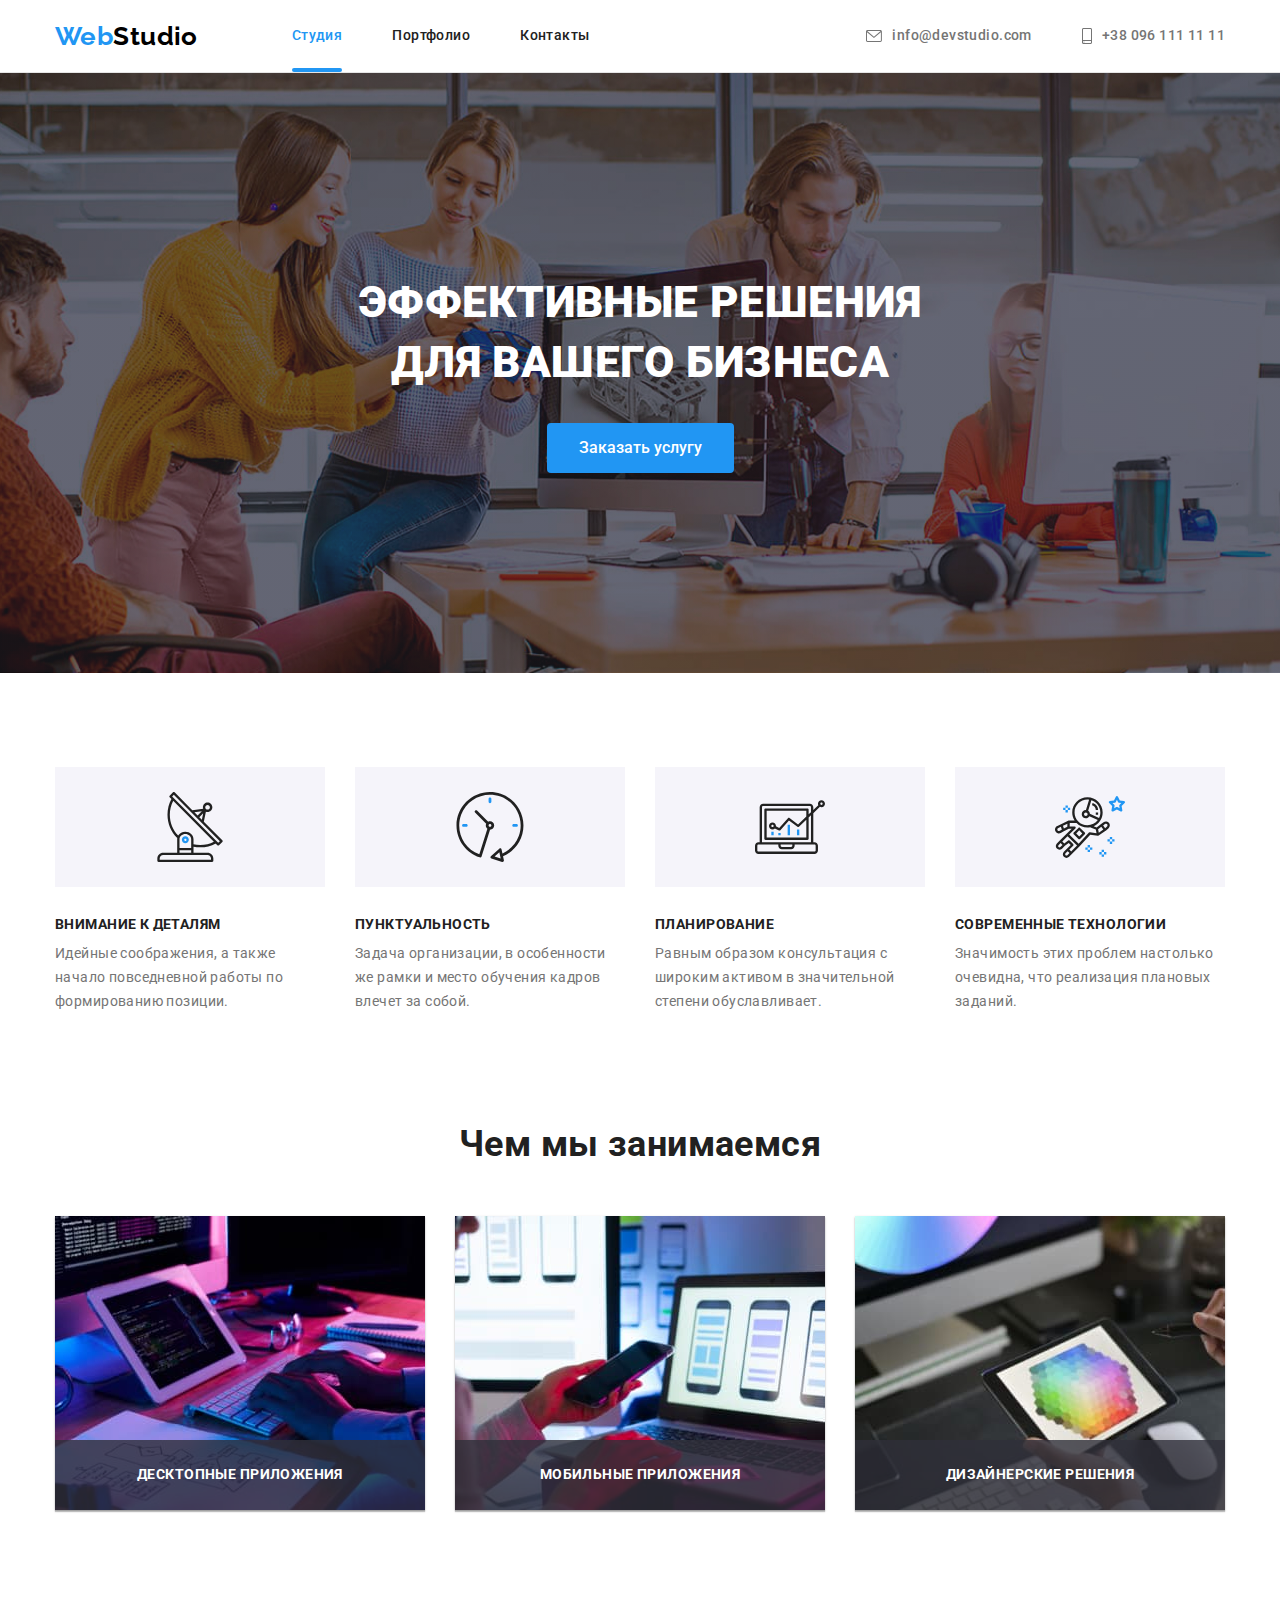
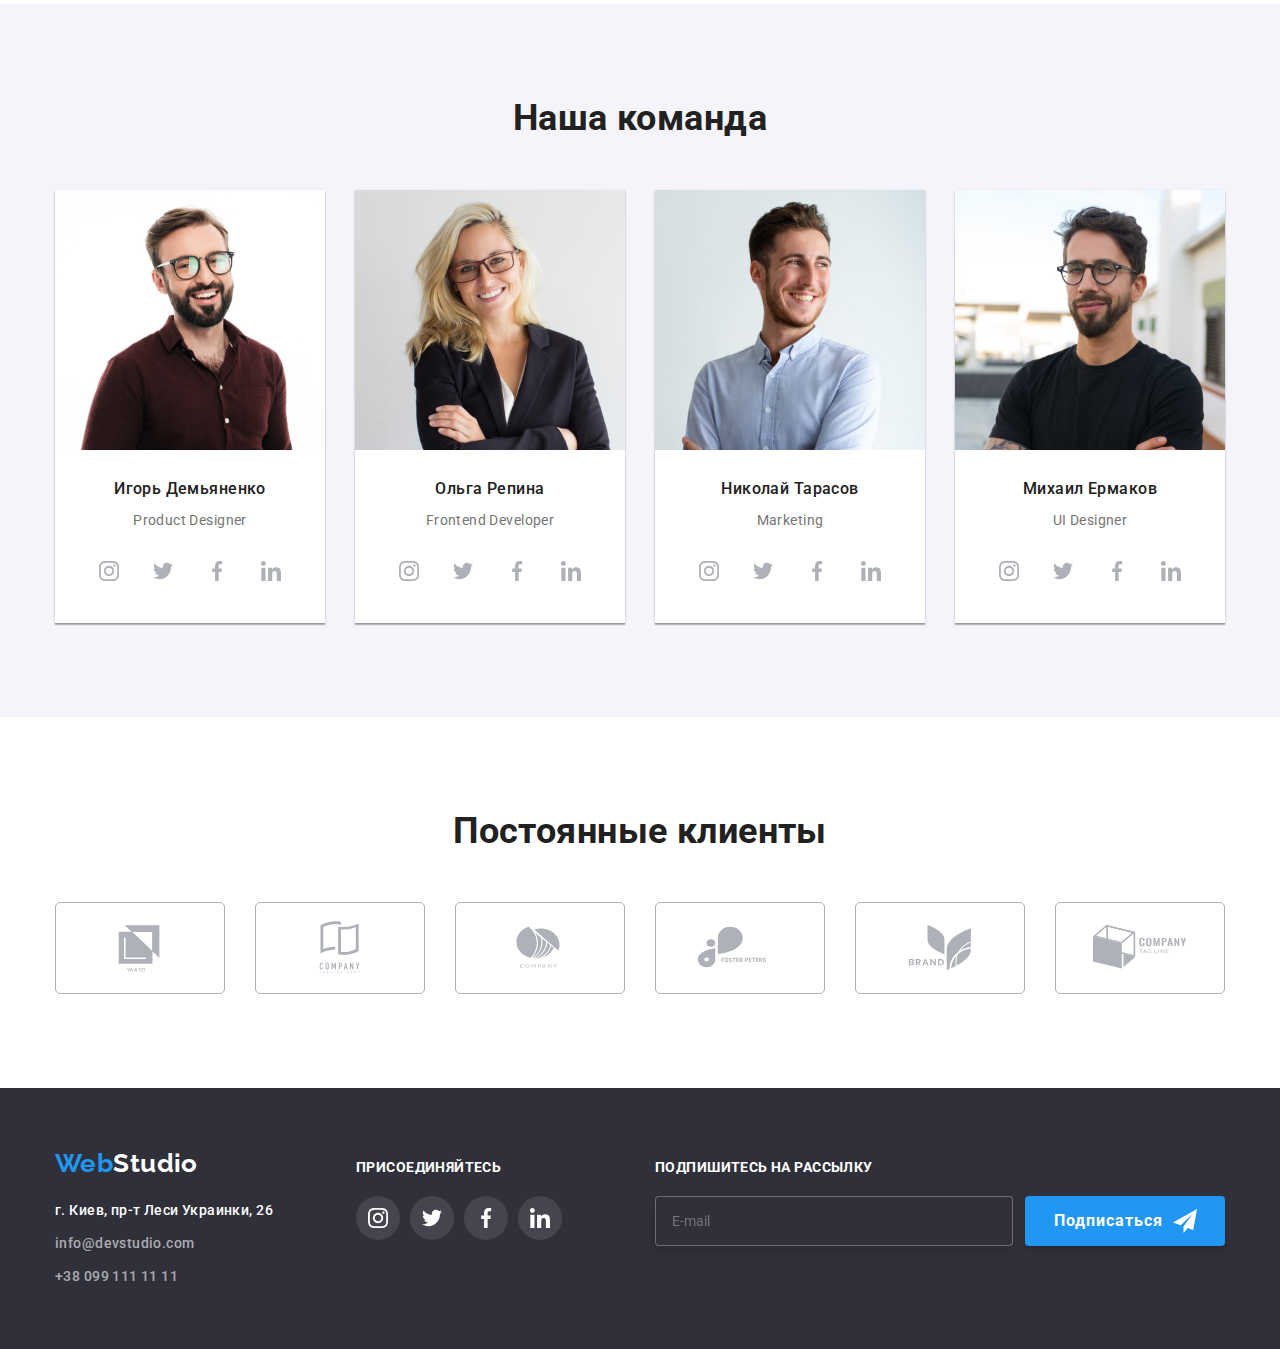
<file: index.html>
<!DOCTYPE html>
<html lang="en">
  <head>
    <meta charset="UTF-8" />
    <meta http-equiv="X-UA-Compatible" content="IE=edge" />
    <meta name="viewport" content="width=device-width, initial-scale=1.0" />
    <title>Web Studio (version 2.1)</title>
    <link
      href="https://fonts.googleapis.com/css2?family=Raleway:wght@700&family=Roboto:wght@400;500;700;900&display=swap"
      rel="stylesheet"
    />
    <!--подключен нормализатор стилей-->
    <!-- <link rel="stylesheet" href="./css/modern-normalize.css" /> -->
    <link rel="stylesheet" href="./css/main.min.css" />
    <!-- <link rel="stylesheet" href="./css/styles.css" /> -->
  </head>
  <body>
    <!-- Menu Nav-->
    <header class="header">
      <div class="container">
        <div class="nav">
          <nav class="nav__main">
            <a class="logo" href="./index.html"
              ><span class="logo__web">Web</span>Studio</a
            >
            <ul class="nav__list">
              <li class="nav__item">
                <a href="./index.html" class="nav__link nav__link--current"
                  >Студия</a
                >
              </li>
              <li class="nav__item">
                <a href="./portfolio.html" class="nav__link">Портфолио</a>
              </li>
              <li class="nav__item">
                <a href="" class="nav__link">Контакты</a>
              </li>
            </ul>
          </nav>
          <ul class="address">
            <li class="address__item">
              <a href="mailto:info@devstudio.com" class="address__link">
                <svg class="address__icon">
                  <use href="./images/icons.svg#icon_mail"></use>
                </svg>
                info@devstudio.com</a
              >
            </li>
            <li class="address__item">
              <a href="tel:+380961111111" class="address__link">
                <svg class="address__icon-smart">
                  <use href="./images/icons.svg#icon_smartphone"></use></svg
                >+38 096 111 11 11</a
              >
            </li>
          </ul>
        </div>
      </div>
    </header>
    <!-- Шапка -->
    <main>
      <section class="hero">
        <div class="container">
          <h1 class="hero__title">
            Эффективные решения<br />
            для вашего бизнеса
          </h1>
          <button data-modal-open type="button" class="hero__button">
            Заказать услугу
          </button>
        </div>
        <div class="backdrop is-hidden" data-modal>
          <div class="modal">
            <div class="close-button">
              <button data-modal-close type="button" class="button-close">
                <svg class="icon-close">
                  <use href="./images/icons.svg#icon-close"></use>
                </svg>
              </button>
            </div>
            <form class="form">
              <div class="form__title">
                <p>Оставьте свои данные, мы вам перезвоним</p>
              </div>
              <div class="form__feedback">
                <label for="name">Имя</label>
                <input type="text" name="name" id="name" placeholder="" />
                <svg class="form__icon-user" width="18" height="18">
                  <use href="./images/icons.svg#icon-user"></use>
                </svg>
              </div>
              <div class="form__feedback">
                <label for="tel">Телефон</label>
                <input type="tel" name="tel" id="tel" placeholder="" />
                <svg class="form__icon-phone" width="18" height="18">
                  <use href="./images/icons.svg#icon-phone"></use>
                </svg>
              </div>
              <div class="form__feedback">
                <label for="email">Почта</label>
                <input type="email" name="email" id="email" placeholder="" />
                <svg class="form__icon-envelope" width="18" height="18">
                  <use href="./images/icons.svg#icon-envelope"></use>
                </svg>
              </div>
              <div class="textarea">
                <label for="comment">Коментарий</label>
                <textarea
                  class="comment"
                  name="comment"
                  id="comment"
                  placeholder="Введите текст"
                  cols="30"
                  rows="5"
                ></textarea>
              </div>

              <div class="check-box">
                <label for="checkbox">
                  <input id="checkbox" class="checkbox" type="checkbox" />
                  <span class="checkbox-info"></span>Соглашаюсь с рассылкой и
                  принимаю
                  <a class="checkbox-link" href="">Условия договора</a>
                </label>
              </div>

              <div class="send">
                <button class="send__button" type="submit">Отправить</button>
              </div>
            </form>
          </div>
        </div>
      </section>
      <!-- Особенности -->
      <section class="section">
        <div class="container">
          <h2 class="visually-hidden">Наши Особенности</h2>
          <ul class="feature">
            <li class="feature__item">
              <div class="feature__box">
                <svg class="feature__icon">
                  <use href="./images/icons.svg#icon_antenna"></use>
                </svg>
              </div>
              <h3 class="feature__title">Внимание к деталям</h3>
              <p class="feature__text">
                Идейные соображения, а также начало повседневной работы по
                формированию позиции.
              </p>
            </li>
            <li class="feature__item">
              <div class="feature__box">
                <svg class="feature__icon">
                  <use href="./images/icons.svg#icon_clock"></use>
                </svg>
              </div>
              <h3 class="feature__title">Пунктуальность</h3>
              <p class="feature__text">
                Задача организации, в особенности же рамки и место обучения
                кадров влечет за собой.
              </p>
            </li>
            <li class="feature__item">
              <div class="feature__box">
                <svg class="feature__icon">
                  <use href="./images/icons.svg#icon_diagram"></use>
                </svg>
              </div>
              <h3 class="feature__title">Планирование</h3>
              <p class="feature__text">
                Равным образом консультация с широким активом в значительной
                степени обуславливает.
              </p>
            </li>
            <li class="feature__item">
              <div class="feature__box">
                <svg class="feature__icon">
                  <use href="./images/icons.svg#icon_astronaut"></use>
                </svg>
              </div>
              <h3 class="feature__title">Современные технологии</h3>
              <p class="feature__text">
                Значимость этих проблем настолько очевидна, что реализация
                плановых заданий.
              </p>
            </li>
          </ul>
        </div>
      </section>
      <!-- Чем мы занимаемся -->
      <section class="section work__section">
        <div class="container">
          <h2 class="section-title">Чем мы занимаемся</h2>
          <ul class="work">
            <li class="work__item work__desktop">
              <img src="./images/box1.jpg" alt="box1" />
            </li>
            <li class="work__item work__mobile">
              <img src="./images/box2.jpg" alt="box2" />
            </li>
            <li class="work__item work__designer">
              <img src="./images/box3.jpg" alt="box3" />
            </li>
          </ul>
        </div>
      </section>
      <!-- Наша команда -->
      <section class="section team__section">
        <div class="container">
          <h2 class="section-title">Наша команда</h2>
          <ul class="team">
            <li class="team__item">
              <img src="./images/foto_igor.jpg" alt="foto Igor" width="270" />
              <div class="team__box">
                <h3 class="team__title">Игорь Демьяненко</h3>
                <p class="team__text">Product Designer</p>
                <ul class="networks">
                  <li class="networks__item">
                    <a href="" target="_blank" class="networks__link">
                      <svg class="networks__icon">
                        <use href="./images/icons.svg#icon_instagram"></use>
                      </svg>
                    </a>
                  </li>
                  <li class="networks__item">
                    <a href="" target="_blank" class="networks__link">
                      <svg class="networks__icon">
                        <use href="./images/icons.svg#icon_twitter"></use>
                      </svg>
                    </a>
                  </li>
                  <li class="networks__item">
                    <a href="" target="_blank" class="networks__link">
                      <svg class="networks__icon">
                        <use href="./images/icons.svg#icon_facebook"></use>
                      </svg>
                    </a>
                  </li>
                  <li class="networks__item">
                    <a href="" target="_blank" class="networks__link">
                      <svg class="networks__icon">
                        <use href="./images/icons.svg#icon_linkedin"></use>
                      </svg>
                    </a>
                  </li>
                </ul>
              </div>
            </li>
            <li class="team__item">
              <img src="./images/foto_olga.jpg" alt="foto Olga" width="270" />
              <div class="team__box">
                <h3 class="team__title">Ольга Репина</h3>
                <p class="team__text">Frontend Developer</p>
                <ul class="networks">
                  <li class="networks__item">
                    <a href="" target="_blank" class="networks__link">
                      <svg class="networks__icon">
                        <use href="./images/icons.svg#icon_instagram"></use>
                      </svg>
                    </a>
                  </li>
                  <li class="networks__item">
                    <a href="" target="_blank" class="networks__link">
                      <svg class="networks__icon">
                        <use href="./images/icons.svg#icon_twitter"></use>
                      </svg>
                    </a>
                  </li>
                  <li class="networks__item">
                    <a href="" target="_blank" class="networks__link">
                      <svg class="networks__icon">
                        <use href="./images/icons.svg#icon_facebook"></use>
                      </svg>
                    </a>
                  </li>
                  <li class="networks__item">
                    <a href="" target="_blank" class="networks__link">
                      <svg class="networks__icon">
                        <use href="./images/icons.svg#icon_linkedin"></use>
                      </svg>
                    </a>
                  </li>
                </ul>
              </div>
            </li>
            <li class="team__item">
              <img
                src="./images/foto_nikol.jpg"
                alt="foto Nikolya"
                width="270"
              />
              <div class="team__box">
                <h3 class="team__title">Николай Тарасов</h3>
                <p class="team__text">Marketing</p>
                <ul class="networks">
                  <li class="networks__item">
                    <a href="" target="_blank" class="networks__link">
                      <svg class="networks__icon">
                        <use href="./images/icons.svg#icon_instagram"></use>
                      </svg>
                    </a>
                  </li>
                  <li class="networks__item">
                    <a href="" target="_blank" class="networks__link">
                      <svg class="networks__icon">
                        <use href="./images/icons.svg#icon_twitter"></use>
                      </svg>
                    </a>
                  </li>
                  <li class="networks__item">
                    <a href="" target="_blank" class="networks__link">
                      <svg class="networks__icon">
                        <use href="./images/icons.svg#icon_facebook"></use>
                      </svg>
                    </a>
                  </li>
                  <li class="networks__item">
                    <a href="" target="_blank" class="networks__link">
                      <svg class="networks__icon">
                        <use href="./images/icons.svg#icon_linkedin"></use>
                      </svg>
                    </a>
                  </li>
                </ul>
              </div>
            </li>
            <li class="team__item">
              <img src="./images/foto_mixa.jpg" alt="foto Mixa" width="270" />
              <div class="team__box">
                <h3 class="team__title">Михаил Ермаков</h3>
                <p class="team__text">UI Designer</p>
                <ul class="networks">
                  <li class="networks__item">
                    <a href="" target="_blank" class="networks__link">
                      <svg class="networks__icon">
                        <use href="./images/icons.svg#icon_instagram"></use>
                      </svg>
                    </a>
                  </li>
                  <li class="networks__item">
                    <a href="" target="_blank" class="networks__link">
                      <svg class="networks__icon">
                        <use href="./images/icons.svg#icon_twitter"></use>
                      </svg>
                    </a>
                  </li>
                  <li class="networks__item">
                    <a href="" target="_blank" class="networks__link">
                      <svg class="networks__icon">
                        <use href="./images/icons.svg#icon_facebook"></use>
                      </svg>
                    </a>
                  </li>
                  <li class="networks__item">
                    <a href="" target="_blank" class="networks__link">
                      <svg class="networks__icon">
                        <use href="./images/icons.svg#icon_linkedin"></use>
                      </svg>
                    </a>
                  </li>
                </ul>
              </div>
            </li>
          </ul>
        </div>
      </section>
      <!-- Постоянные клиенты -->
      <section class="section">
        <div class="container">
          <h2 class="section-title">Постоянные клиенты</h2>
          <ul class="clients">
            <li class="clients__item">
              <a href="" class="clients__link">
                <svg class="clients__icon">
                  <use href="./images/icons.svg#logo_yaco"></use>
                </svg>
              </a>
            </li>
            <li class="clients__item">
              <a href="" class="clients__link">
                <svg class="clients__icon">
                  <use
                    href="./images/icons.svg#logo_company_tagline_here"
                  ></use>
                </svg>
              </a>
            </li>
            <li class="clients__item">
              <a href="" class="clients__link">
                <svg class="clients__icon">
                  <use href="./images/icons.svg#logo_company"></use>
                </svg>
              </a>
            </li>
            <li class="clients__item">
              <a href="" class="clients__link">
                <svg class="clients__icon">
                  <use href="./images/icons.svg#logo_foster_peters"></use>
                </svg>
              </a>
            </li>
            <li class="clients__item">
              <a href="" class="clients__link">
                <svg class="clients__icon">
                  <use href="./images/icons.svg#logo_brand"></use>
                </svg>
              </a>
            </li>
            <li class="clients__item">
              <a href="" class="clients__link">
                <svg class="clients__icon">
                  <use href="./images/icons.svg#logo_company_tag_line"></use>
                </svg>
              </a>
            </li>
          </ul>
        </div>
      </section>
    </main>
    <!-- Подвал -->
    <footer class="footer">
      <div class="container footer__box">
        <!-- Address box -->
        <div class="address__box">
          <a class="footer__logo" href="./index.html"
            ><span class="footer__web">Web</span
            ><span class="footer__studio">Studio</span></a
          >
          <address>
            <ul>
              <li class="footer__item">
                <a href="" class="footer__address"
                  >г. Киев, пр-т Леси Украинки, 26</a
                >
              </li>
              <li class="footer__item">
                <a href="mailto:info@devstudio.com" class="footer__address-link"
                  >info@devstudio.com</a
                >
              </li>
              <li class="footer__item">
                <a href="tel:+380991111111" class="footer__address-link"
                  >+38 099 111 11 11</a
                >
              </li>
            </ul>
          </address>
        </div>
        <!-- social box -->
        <div class="social">
          <h2 class="social__title">присоединяйтесь</h2>
          <ul class="social__list">
            <li class="social__item">
              <a href="" target="_blank" class="social__link">
                <svg class="social__icon">
                  <use href="./images/icons.svg#icon_instagram"></use>
                </svg>
              </a>
            </li>
            <li class="social__item">
              <a href="" target="_blank" class="social__link">
                <svg class="social__icon">
                  <use href="./images/icons.svg#icon_twitter"></use>
                </svg>
              </a>
            </li>
            <li class="social__item">
              <a href="" target="_blank" class="social__link">
                <svg class="social__icon">
                  <use href="./images/icons.svg#icon_facebook"></use>
                </svg>
              </a>
            </li>
            <li class="social__item">
              <a href="" target="_blank" class="social__link">
                <svg class="social__icon">
                  <use href="./images/icons.svg#icon_linkedin"></use>
                </svg>
              </a>
            </li>
          </ul>
        </div>
        <div class="subscribe">
          <h2 class="social__title">Подпишитесь на рассылку</h2>
          <form class="subscribe__form" autocomplete="off">
            <label class="subscribe__field">
              <input
                type="email"
                class="subscribe__input"
                name="mail"
                placeholder="E-mail"
              />
              <span class="subscribe__label"></span>
            </label>
            <button type="submit" class="subscribe__button">
              Подписаться
              <span class="subscribe__icon">
                <svg class="icon-button" width="24" height="24">
                  <use href="./images/icons.svg#icon-send"></use>
                </svg>
              </span>
            </button>
          </form>
        </div>
      </div>
    </footer>
    <script src="./js/modal.js"></script>
  </body>
</html>
</file>
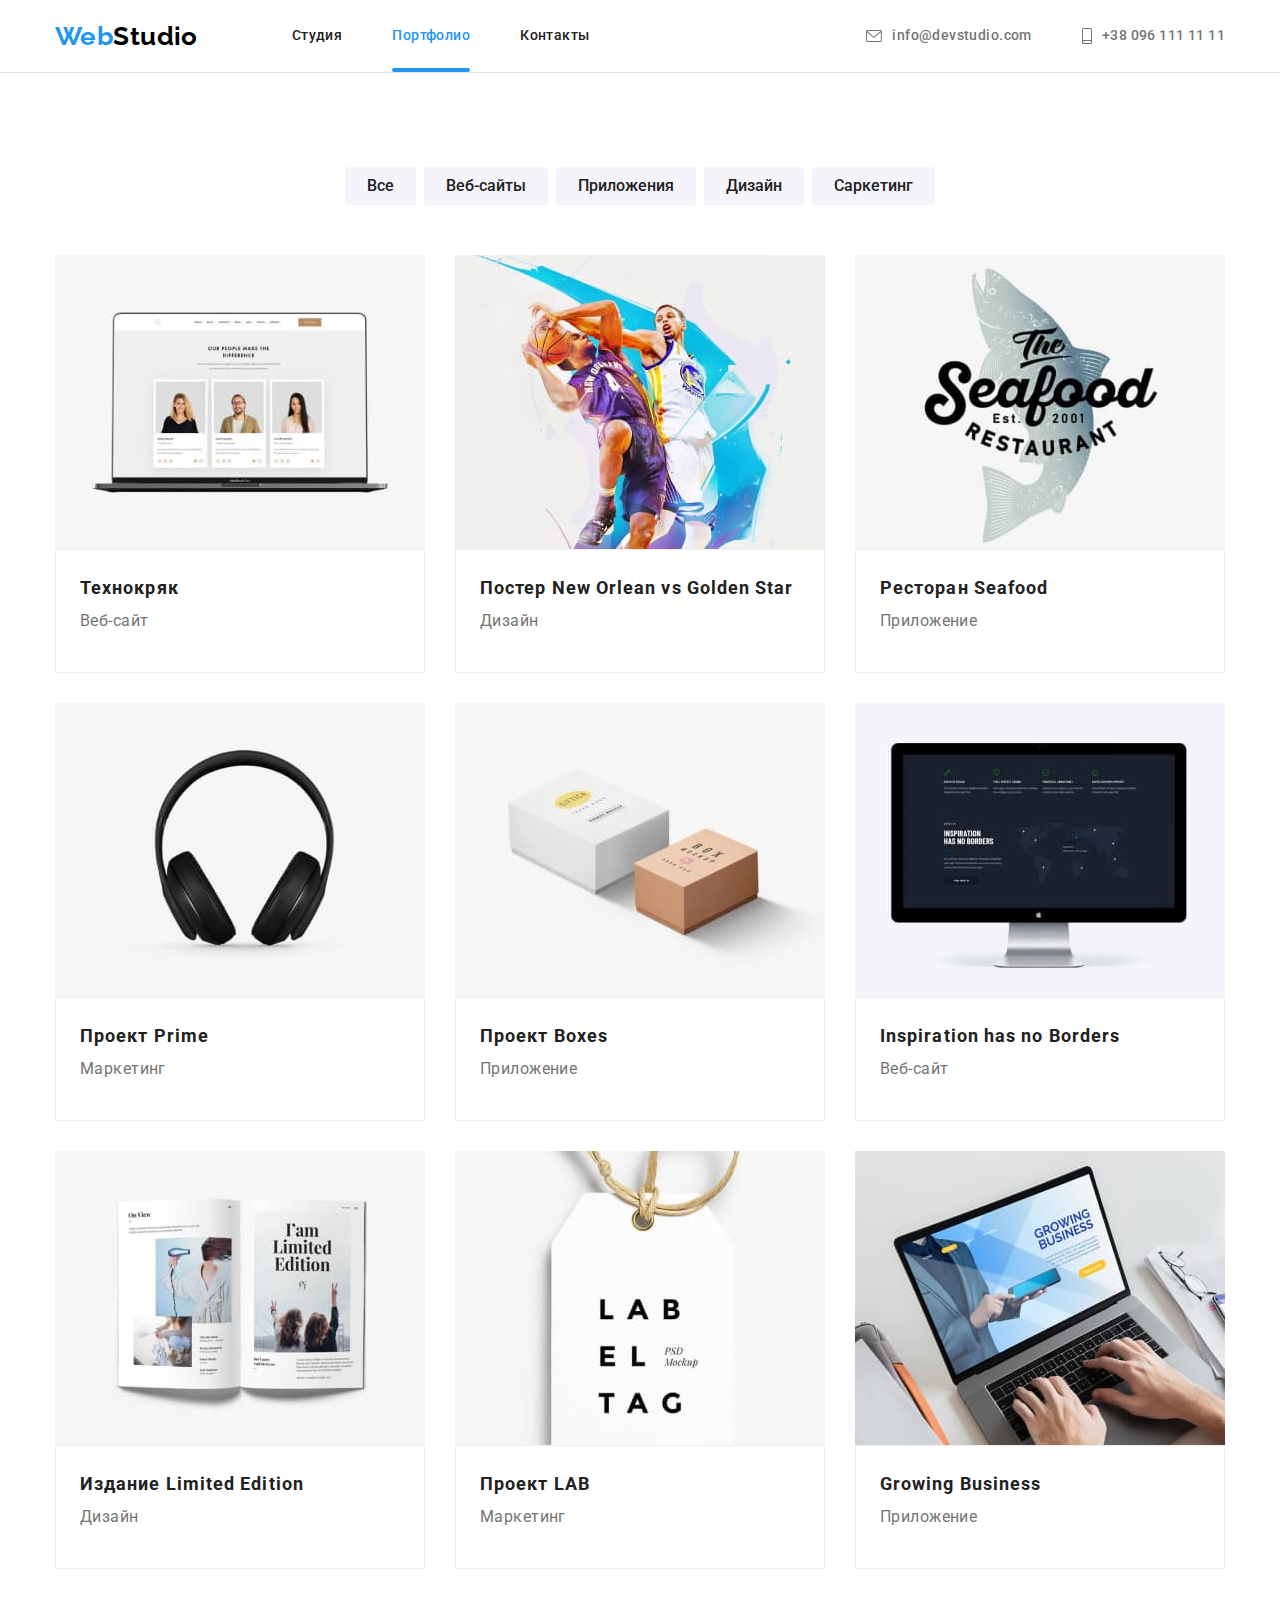
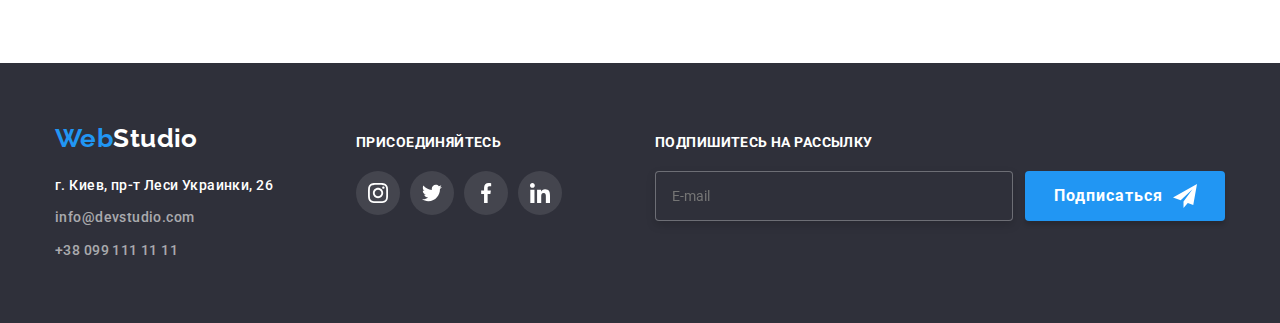
<file: portfolio.html>
<!DOCTYPE html>
<html lang="en">
  <head>
    <meta charset="UTF-8" />
    <meta http-equiv="X-UA-Compatible" content="IE=edge" />
    <meta name="viewport" content="width=device-width, initial-scale=1.0" />
    <title>Web Studio (version 2.1) - portfolio</title>
    <link
      href="https://fonts.googleapis.com/css2?family=Raleway:wght@700&family=Roboto:wght@400;500;700;900&display=swap"
      rel="stylesheet"
    />
    <!--подключен нормализатор стилей-->
    <!-- <link rel="stylesheet" href="./css/modern-normalize.css" /> -->
    <link rel="stylesheet" href="./css/main.min.css" />
  </head>

  <body>
    <!-- Menu Nav-->
    <header class="header">
      <div class="container">
        <div class="nav">
          <nav class="nav__main">
            <a class="logo" href="./index.html"
              ><span class="logo__web">Web</span>Studio</a
            >
            <ul class="nav__list">
              <li class="nav__item">
                <a href="./index.html" class="nav__link">Студия</a>
              </li>
              <li class="nav__item">
                <a href="./portfolio.html" class="nav__link nav__link--current"
                  >Портфолио</a
                >
              </li>
              <li class="nav__item">
                <a href="" class="nav__link">Контакты</a>
              </li>
            </ul>
          </nav>
          <ul class="address">
            <li class="address__item">
              <a href="mailto:info@devstudio.com" class="address__link">
                <svg class="address__icon">
                  <use href="./images/icons.svg#icon_mail"></use>
                </svg>
                info@devstudio.com</a
              >
            </li>
            <li class="address__item">
              <a href="tel:+380961111111" class="address__link">
                <svg class="address__icon-smart">
                  <use href="./images/icons.svg#icon_smartphone"></use>
                </svg>
                +38 096 111 11 11</a
              >
            </li>
          </ul>
        </div>
      </div>
    </header>
    <main>
      <!-- Заголовок -->
      <section class="section">
        <div class="container">
          <h1 class="visually-hidden">Портфолио</h1>

          <!--Кнопки для фильтрования-->

          <ul class="filter">
            <li class="filter__item">
              <button class="filter__button" type="button">Все</button>
            </li>
            <li class="filter__item">
              <button class="filter__button" type="button">Веб-сайты</button>
            </li>
            <li class="filter__item">
              <button class="filter__button" type="button">Приложения</button>
            </li>
            <li class="filter__item">
              <button class="filter__button" type="button">Дизайн</button>
            </li>
            <li class="filter__item">
              <button class="filter__button" type="button">Саркетинг</button>
            </li>
          </ul>

          <!-- Портфолио, основной контент -->

          <ul class="portfolio">
            <li class="portfolio__item">
              <a href="" class="portfolio__link" target="_blank">
                <div>
                  <div class="portfolio__box">
                    <img
                      class="portfolio__img"
                      src="./images/technocryk.jpg"
                      alt="технокряк"
                      width="370"
                    />
                    <div>
                      <p class="pop-up-text">
                        Технокряк это современная площадка распространения
                        коронавируса. Компании используют эту платформу для
                        цифрового шпионажа и атак на защищённые сервера
                        конкурентов.
                      </p>
                    </div>
                  </div>
                  <div class="portfolio__bloc">
                    <h2 class="portfolio__title">Технокряк</h2>
                    <p class="portfolio__text">Веб-сайт</p>
                  </div>
                </div>
              </a>
            </li>
            <li class="portfolio__item">
              <a href="" class="portfolio__link" target="_blank">
                <div>
                  <div class="portfolio__box">
                    <img
                      class="portfolio__img"
                      src="./images/basketballplayers.jpg"
                      alt="basketball players"
                      width="370"
                    />
                    <div>
                      <p class="pop-up-text">
                        Технокряк это современная площадка распространения
                        коронавируса. Компании используют эту платформу для
                        цифрового шпионажа и атак на защищённые сервера
                        конкурентов.
                      </p>
                    </div>
                  </div>
                  <div class="portfolio__bloc">
                    <h2 class="portfolio__title">
                      Постер New Orlean vs Golden Star
                    </h2>
                    <p class="portfolio__text">Дизайн</p>
                  </div>
                </div>
              </a>
            </li>
            <li class="portfolio__item">
              <a href="" class="portfolio__link" target="_blank">
                <div>
                  <div class="portfolio__box">
                    <img
                      class="portfolio__img"
                      src="./images/restarantseafood.jpg"
                      alt="restorant seafood"
                      width="370"
                    />
                    <div>
                      <p class="pop-up-text">
                        Технокряк это современная площадка распространения
                        коронавируса. Компании используют эту платформу для
                        цифрового шпионажа и атак на защищённые сервера
                        конкурентов.
                      </p>
                    </div>
                  </div>
                  <div class="portfolio__bloc">
                    <h2 class="portfolio__title">Ресторан Seafood</h2>
                    <p class="portfolio__text">Приложение</p>
                  </div>
                </div>
              </a>
            </li>
            <li class="portfolio__item">
              <a href="" class="portfolio__link" target="_blank">
                <div>
                  <div class="portfolio__box">
                    <img
                      class="portfolio__img"
                      src="./images/projeckprime.jpg"
                      alt="projeck prime"
                      width="370"
                    />
                    <div>
                      <p class="pop-up-text">
                        Технокряк это современная площадка распространения
                        коронавируса. Компании используют эту платформу для
                        цифрового шпионажа и атак на защищённые сервера
                        конкурентов.
                      </p>
                    </div>
                  </div>
                  <div class="portfolio__bloc">
                    <h2 class="portfolio__title">Проект Prime</h2>
                    <p class="portfolio__text">Маркетинг</p>
                  </div>
                </div>
              </a>
            </li>
            <li class="portfolio__item">
              <a href="" class="portfolio__link" target="_blank">
                <div>
                  <div class="portfolio__box">
                    <img
                      class="portfolio__img"
                      src="./images/projectboxes.jpg"
                      alt="projeck boxes"
                      width="370"
                    />
                    <div>
                      <p class="pop-up-text">
                        Технокряк это современная площадка распространения
                        коронавируса. Компании используют эту платформу для
                        цифрового шпионажа и атак на защищённые сервера
                        конкурентов.
                      </p>
                    </div>
                  </div>
                  <div class="portfolio__bloc">
                    <h2 class="portfolio__title">Проект Boxes</h2>
                    <p class="portfolio__text">Приложение</p>
                  </div>
                </div>
              </a>
            </li>
            <li class="portfolio__item">
              <a href="" class="portfolio__link" target="_blank">
                <div>
                  <div class="portfolio__box">
                    <img
                      class="portfolio__img"
                      src="./images/inspirationborders.jpg"
                      alt="inspiration has no borders"
                      width="370"
                    />
                    <div>
                      <p class="pop-up-text">
                        Технокряк это современная площадка распространения
                        коронавируса. Компании используют эту платформу для
                        цифрового шпионажа и атак на защищённые сервера
                        конкурентов.
                      </p>
                    </div>
                  </div>
                  <div class="portfolio__bloc">
                    <h2 class="portfolio__title">Inspiration has no Borders</h2>
                    <p class="portfolio__text">Веб-сайт</p>
                  </div>
                </div>
              </a>
            </li>
            <li class="portfolio__item">
              <a href="" class="portfolio__link" target="_blank">
                <div>
                  <div class="portfolio__box">
                    <img
                      class="portfolio__img"
                      src="./images/publishinghouse.jpg"
                      alt="publishing house limited edition"
                      width="370"
                    />
                    <div>
                      <p class="pop-up-text">
                        Технокряк это современная площадка распространения
                        коронавируса. Компании используют эту платформу для
                        цифрового шпионажа и атак на защищённые сервера
                        конкурентов.
                      </p>
                    </div>
                  </div>
                  <div class="portfolio__bloc">
                    <h2 class="portfolio__title">Издание Limited Edition</h2>
                    <p class="portfolio__text">Дизайн</p>
                  </div>
                </div>
              </a>
            </li>
            <li class="portfolio__item">
              <a href="" class="portfolio__link" target="_blank">
                <div>
                  <div class="portfolio__box">
                    <img
                      class="portfolio__img"
                      src="./images/projectlab.jpg"
                      alt=" project lab"
                      width="370"
                    />
                    <div>
                      <p class="pop-up-text">
                        Технокряк это современная площадка распространения
                        коронавируса. Компании используют эту платформу для
                        цифрового шпионажа и атак на защищённые сервера
                        конкурентов.
                      </p>
                    </div>
                  </div>
                  <div class="portfolio__bloc">
                    <h2 class="portfolio__title">Проект LAB</h2>
                    <p class="portfolio__text">Маркетинг</p>
                  </div>
                </div>
              </a>
            </li>
            <li class="portfolio__item">
              <a href="" class="portfolio__link" target="_blank">
                <div>
                  <div class="portfolio__box">
                    <img
                      class="portfolio__img"
                      src="./images/growingbusiness.jpg"
                      alt="growing business"
                      width="370"
                    />
                    <div>
                      <p class="pop-up-text">
                        Технокряк это современная площадка распространения
                        коронавируса. Компании используют эту платформу для
                        цифрового шпионажа и атак на защищённые сервера
                        конкурентов.
                      </p>
                    </div>
                  </div>
                  <div class="portfolio__bloc">
                    <h2 class="portfolio__title">Growing Business</h2>
                    <p class="portfolio__text">Приложение</p>
                  </div>
                </div>
              </a>
            </li>
          </ul>
        </div>
      </section>
    </main>

    <!-- Подвал -->
    <footer class="footer">
      <div class="container footer__box">
        <!-- Address box -->
        <div class="address__box">
          <a class="footer__logo" href="./index.html"
            ><span class="footer__web">Web</span
            ><span class="footer__studio">Studio</span></a
          >
          <address>
            <ul>
              <li class="footer__item">
                <a href="" class="footer__address"
                  >г. Киев, пр-т Леси Украинки, 26</a
                >
              </li>
              <li class="footer__item">
                <a href="mailto:info@devstudio.com" class="footer__address-link"
                  >info@devstudio.com</a
                >
              </li>
              <li class="footer__item">
                <a href="tel:+380991111111" class="footer__address-link"
                  >+38 099 111 11 11</a
                >
              </li>
            </ul>
          </address>
        </div>
        <!-- social box -->
        <div class="social">
          <h2 class="social__title">присоединяйтесь</h2>
          <ul class="social__list">
            <li class="social__item">
              <a href="" target="_blank" class="social__link">
                <svg class="social__icon">
                  <use href="./images/icons.svg#icon_instagram"></use>
                </svg>
              </a>
            </li>
            <li class="social__item">
              <a href="" target="_blank" class="social__link">
                <svg class="social__icon">
                  <use href="./images/icons.svg#icon_twitter"></use>
                </svg>
              </a>
            </li>
            <li class="social__item">
              <a href="" target="_blank" class="social__link">
                <svg class="social__icon">
                  <use href="./images/icons.svg#icon_facebook"></use>
                </svg>
              </a>
            </li>
            <li class="social__item">
              <a href="" target="_blank" class="social__link">
                <svg class="social__icon">
                  <use href="./images/icons.svg#icon_linkedin"></use>
                </svg>
              </a>
            </li>
          </ul>
        </div>
        <div class="subscribe">
          <h2 class="social__title">Подпишитесь на рассылку</h2>
          <form class="subscribe__form" autocomplete="off">
            <label class="subscribe__field">
              <input
                type="email"
                class="subscribe__input"
                name="mail"
                placeholder="E-mail"
              />
              <span class="subscribe__label"></span>
            </label>
            <button type="submit" class="subscribe__button">
              Подписаться
              <span class="subscribe__icon">
                <svg class="icon-button" width="24" height="24">
                  <use href="./images/icons.svg#icon-send"></use>
                </svg>
              </span>
            </button>
          </form>
        </div>
      </div>
    </footer>
  </body>
</html>
</file>
<file: css/main.min.css>
/*! modern-normalize v1.1.0 | MIT License | https://github.com/sindresorhus/modern-normalize */*,::before,::after{-webkit-box-sizing:border-box;box-sizing:border-box}html{line-height:1.15;-webkit-text-size-adjust:100%;-moz-tab-size:4;-o-tab-size:4;tab-size:4}body{margin:0;font-family:system-ui,-apple-system,"Segoe UI",Roboto,Helvetica,Arial,sans-serif,"Apple Color Emoji","Segoe UI Emoji"}hr{height:0;color:inherit}abbr[title]{-webkit-text-decoration:underline dotted;text-decoration:underline dotted}b,strong{font-weight:bolder}code,kbd,samp,pre{font-family:ui-monospace, SFMono-Regular, Consolas, 'Liberation Mono', Menlo, monospace;font-size:1em}small{font-size:80%}sub,sup{font-size:75%;line-height:0;position:relative;vertical-align:baseline}sub{bottom:-0.25em}sup{top:-0.5em}table{text-indent:0;border-color:inherit}button,input,optgroup,select,textarea{font-family:inherit;font-size:100%;line-height:1.15;margin:0}button,select{text-transform:none}button,[type='button'],[type='reset'],[type='submit']{-webkit-appearance:button}::-moz-focus-inner{border-style:none;padding:0}:-moz-focusring{outline:1px dotted ButtonText}:-moz-ui-invalid{box-shadow:none}legend{padding:0}progress{vertical-align:baseline}::-webkit-inner-spin-button,::-webkit-outer-spin-button{height:auto}[type='search']{-webkit-appearance:textfield;outline-offset:-2px}::-webkit-search-decoration{-webkit-appearance:none}::-webkit-file-upload-button{-webkit-appearance:button;font:inherit}summary{display:list-item}:root{--primary-text-color: #757575;--title-text-color: #212121;--accent-link-color: #2196f3;--accent-text-color: #ffffff;--logo-text-color: #000000;--main-bg-color: #2f303a;--icon-bg-color: #f5f4fa;--icon-client-color: #afb1b8;--border-client-color: #afb1b8;--social-bg-color: #ffffff1a}body{font-family:Roboto, sans-serif;font-weight:500;font-size:14px;line-height:1.71;background-color:#ffffff;letter-spacing:0.03em;margin:0}p,h1,h2,h3,h4{margin:0}img{display:block;max-width:100%;height:auto}ul{list-style:none;padding:0;margin:0}a{text-decoration:none}.header{border-bottom:1px solid #e5e5e5}.container{width:1200px;margin:0 auto;padding-left:15px;padding-right:15px}.logo{margin-right:94px;font-family:Raleway, sans-serif;color:var(--logo-text-color);font-weight:700;font-size:26px;line-height:1.19}.logo__web{color:var(--accent-link-color)}.logo__web:not(:last-child){margin-right:8px}.nav__link{display:block;padding-top:24px;padding-bottom:24px;color:var(--title-text-color);-webkit-transition:background-color 250ms cubic-bezier(0.4, 0, 0.2, 1),color 250ms cubic-bezier(0.4, 0, 0.2, 1);transition:background-color 250ms cubic-bezier(0.4, 0, 0.2, 1),color 250ms cubic-bezier(0.4, 0, 0.2, 1)}.nav__link:hover,.nav__link:focus{color:var(--accent-link-color)}.nav__link--current{display:block;padding-top:24px;padding-bottom:24px;color:var(--title-text-color);-webkit-transition:background-color 250ms cubic-bezier(0.4, 0, 0.2, 1),color 250ms cubic-bezier(0.4, 0, 0.2, 1);transition:background-color 250ms cubic-bezier(0.4, 0, 0.2, 1),color 250ms cubic-bezier(0.4, 0, 0.2, 1)}.nav__link--current::after{position:absolute;content:"";width:100%;height:4px;background-color:var(--accent-link-color);border-radius:2px;bottom:0;right:0}.nav__link--current{color:var(--accent-link-color)}.nav{display:-webkit-box;display:-ms-flexbox;display:flex;-webkit-box-align:center;-ms-flex-align:center;align-items:center}.nav__list{display:-webkit-box;display:-ms-flexbox;display:flex}.nav__item{position:relative}.nav__item:not(:last-child){margin-right:50px}.nav__main{display:-webkit-box;display:-ms-flexbox;display:flex;-webkit-box-align:center;-ms-flex-align:center;align-items:center}.portfolio{display:-webkit-box;display:-ms-flexbox;display:flex;-ms-flex-wrap:wrap;flex-wrap:wrap}.portfolio__item{width:370px;margin-right:30px;margin-bottom:30px}.portfolio__item:nth-child(3n){margin-right:0}.portfolio__item:nth-last-child(-n+3){margin-bottom:0}.portfolio__link{display:block;-webkit-transition:-webkit-box-shadow 250ms cubic-bezier(0.4, 0, 0.2, 1);transition:-webkit-box-shadow 250ms cubic-bezier(0.4, 0, 0.2, 1);transition:box-shadow 250ms cubic-bezier(0.4, 0, 0.2, 1);transition:box-shadow 250ms cubic-bezier(0.4, 0, 0.2, 1), -webkit-box-shadow 250ms cubic-bezier(0.4, 0, 0.2, 1)}.portfolio__link:hover,.portfolio__link:focus{-webkit-box-shadow:1px 4px 6px 0px #00000029, 0px 4px 4px 0px #0000000f, 0px 1px 1px 0px #0000001f;box-shadow:1px 4px 6px 0px #00000029, 0px 4px 4px 0px #0000000f, 0px 1px 1px 0px #0000001f}.portfolio__box{position:relative;overflow:hidden}.portfolio__box::before{position:absolute;content:"";top:0;left:0;width:100%;height:100%;display:inline-block;opacity:0}.pop-up-text{position:absolute;top:0;left:0;color:var(--accent-text-color);background-color:rgba(33,150,243,0.9);width:100%;height:100%;display:-webkit-box;display:-ms-flexbox;display:flex;-webkit-box-pack:center;-ms-flex-pack:center;justify-content:center;-webkit-box-align:center;-ms-flex-align:center;align-items:center;padding:63px 24px;opacity:1;font-size:18px;line-height:1.55;-webkit-transform:translateY(100%);transform:translateY(100%);-webkit-transition:opacity 250ms cubic-bezier(0.4, 0, 0.2, 1),-webkit-transform 250ms cubic-bezier(0.4, 0, 0.2, 1);transition:opacity 250ms cubic-bezier(0.4, 0, 0.2, 1),-webkit-transform 250ms cubic-bezier(0.4, 0, 0.2, 1);transition:transform 250ms cubic-bezier(0.4, 0, 0.2, 1),opacity 250ms cubic-bezier(0.4, 0, 0.2, 1);transition:transform 250ms cubic-bezier(0.4, 0, 0.2, 1),opacity 250ms cubic-bezier(0.4, 0, 0.2, 1),-webkit-transform 250ms cubic-bezier(0.4, 0, 0.2, 1)}.portfolio__link:hover .pop-up-text,.portfolio__link:focus .pop-up-text{opacity:1;-webkit-transform:translateY(0);transform:translateY(0)}.portfolio__img{display:block}.portfolio__bloc{border:1px solid #eeeeee;padding:20px 24px}.portfolio__title{color:var(--title-text-color);font-size:18px;line-height:2;letter-spacing:0.06em}.portfolio__text{font-weight:400;font-size:14px;line-height:1.71;color:var(--primary-text-color);margin-bottom:16px;font-size:16px;line-height:1.87}.hero{padding:200px 0;text-align:center;background:var(--main-bg-color);max-width:1600px;margin-left:auto;margin-right:auto;background-image:-webkit-gradient(linear, left top, left bottom, from(rgba(47,48,58,0.4)), to(rgba(47,48,58,0.4))),url("../images/team_at_work.jpg");background-image:linear-gradient(rgba(47,48,58,0.4), rgba(47,48,58,0.4)),url("../images/team_at_work.jpg");background-repeat:no-repeat;background-position:center;background-size:cover}.hero__title{color:var(--accent-text-color);font-weight:900;font-size:44px;line-height:1.36;text-transform:uppercase;margin-bottom:30px}.hero__button{font-family:Roboto;font-weight:500;font-size:16px;line-height:1.87;border:0;border-radius:4px;padding:10px 32px;background-color:#2196f3;color:var(--accent-text-color);cursor:pointer}.modal{position:absolute;top:50%;left:50%;-webkit-transform:translate(-50%, -50%) scale(1);transform:translate(-50%, -50%) scale(1);min-height:581px;min-width:528px;padding:40px;background-color:var(--accent-text-color);-webkit-box-shadow:0px 1px 3px rgba(0,0,0,0.12),0px 1px 1px rgba(0,0,0,0.14),0px 2px 1px rgba(0,0,0,0.2);box-shadow:0px 1px 3px rgba(0,0,0,0.12),0px 1px 1px rgba(0,0,0,0.14),0px 2px 1px rgba(0,0,0,0.2);border-radius:4px;-webkit-transition:-webkit-transform 250ms cubic-bezier(0.4, 0, 0.2, 1);transition:-webkit-transform 250ms cubic-bezier(0.4, 0, 0.2, 1);transition:transform 250ms cubic-bezier(0.4, 0, 0.2, 1);transition:transform 250ms cubic-bezier(0.4, 0, 0.2, 1), -webkit-transform 250ms cubic-bezier(0.4, 0, 0.2, 1)}.button-close{position:absolute;width:30px;height:30px;top:8px;right:8px;background-color:var(--primary-fone-color);border:1px solid rgba(0,0,0,0.1);-webkit-box-sizing:border-box;box-sizing:border-box;border-radius:50%;display:-webkit-box;display:-ms-flexbox;display:flex;-webkit-box-align:center;-ms-flex-align:center;align-items:center;-webkit-box-pack:center;-ms-flex-pack:center;justify-content:center;cursor:pointer}.icon-close{width:18px;height:18px;fill:var(--logo-text-color);-webkit-transition:fill 250ms cubic-bezier(0.4, 0, 0.2, 1);transition:fill 250ms cubic-bezier(0.4, 0, 0.2, 1)}.button-close:hover .icon-close,.button-close:focus .icon-close{fill:var(--accent-link-color)}.backdrop{position:fixed;top:0;left:0;width:100%;height:100%;background-color:rgba(0,0,0,0.2);z-index:1;-webkit-transition:opacity 250ms cubic-bezier(0.4, 0, 0.2, 1);transition:opacity 250ms cubic-bezier(0.4, 0, 0.2, 1)}.is-hidden{overflow:visible;opacity:0;pointer-events:none;-webkit-transform:translate(-50% -50%) scale(0.9);transform:translate(-50% -50%) scale(0.9)}.form{display:block;width:100%;height:100%;margin:0}.form__title{font-size:20px;font-weight:700;line-height:1.15;text-align:center;margin-bottom:12px}.form__feedback{position:relative;display:block;text-align:left;-webkit-box-orient:vertical;-webkit-box-direction:normal;-ms-flex-direction:column;flex-direction:column;margin-bottom:10px}.form__feedback label{display:block;margin-bottom:4px;font-size:12px;line-height:1.17;letter-spacing:0.01em;color:var(--primary-text-color)}.form__feedback input{width:100%;height:40px;padding-left:42px;border:1px solid rgba(33,33,33,0.2);-webkit-box-sizing:border-box;box-sizing:border-box;border-radius:4px;-webkit-transition:border 250ms cubic-bezier(0.4, 0, 0.2, 1);transition:border 250ms cubic-bezier(0.4, 0, 0.2, 1);cursor:pointer}.form__feedback input:hover,.form__feedback input:focus{outline:none;border:1px solid var(--accent-link-color);-webkit-box-sizing:border-box;box-sizing:border-box;border-radius:4px}.form__icon-user{position:absolute;top:29px;left:12px;display:inline-block;-webkit-transition:fill 250ms cubic-bezier(0.4, 0, 0.2, 1);transition:fill 250ms cubic-bezier(0.4, 0, 0.2, 1)}.form__feedback:hover>.form__icon-user,.form__feedback:focus-within>.form__icon-user{fill:var(--accent-link-color)}.form__icon-phone{position:absolute;top:29px;left:12px;display:inline-block;-webkit-transition:fill 250ms cubic-bezier(0.4, 0, 0.2, 1);transition:fill 250ms cubic-bezier(0.4, 0, 0.2, 1)}.form__feedback:hover>.form__icon-phone,.form__feedback:focus-within>.form__icon-phone{fill:var(--accent-link-color)}.form__icon-envelope{position:absolute;top:29px;left:12px;display:inline-block;-webkit-transition:fill 250ms cubic-bezier(0.4, 0, 0.2, 1);transition:fill 250ms cubic-bezier(0.4, 0, 0.2, 1)}.form__feedback:hover>.form__icon-envelope,.form__feedback:focus-within>.form__icon-envelope{fill:var(--accent-link-color)}.textarea{display:-webkit-box;display:-ms-flexbox;display:flex;-webkit-box-orient:vertical;-webkit-box-direction:normal;-ms-flex-direction:column;flex-direction:column;width:100%;height:138px;margin-bottom:25px;text-align:left}.comment{width:100%;height:120px;padding:12px 16px;font-size:14px;line-height:1.14;letter-spacing:0.01em;border:1px solid rgba(33,33,33,0.2);-webkit-box-sizing:border-box;box-sizing:border-box;border-radius:4px;outline:none;resize:none;-webkit-transition:border 250ms cubic-bezier(0.4, 0, 0.2, 1);transition:border 250ms cubic-bezier(0.4, 0, 0.2, 1)}.textarea:hover>.comment,.textarea:focus-within>.comment{outline:none;border:1px solid var(--accent-link-color);-webkit-box-sizing:border-box;box-sizing:border-box;border-radius:4px}.textarea label{margin-bottom:4px;font-size:12px;line-height:1.17;letter-spacing:0.01em;color:var(--primary-text-color)}.check-box{display:-webkit-box;display:-ms-flexbox;display:flex;-webkit-box-pack:center;-ms-flex-pack:center;justify-content:center;-webkit-box-align:center;-ms-flex-align:center;align-items:center;margin-bottom:25px}.check-box label{display:-webkit-box;display:-ms-flexbox;display:flex;-webkit-box-align:center;-ms-flex-align:center;align-items:center;font-size:14px;line-height:1.71;letter-spacing:0.03em;color:var(--primary-text-color);cursor:pointer}.checkbox{width:16px;height:15px;-webkit-appearance:none;-moz-appearance:none;appearance:none;position:absolute;outline:none}.checkbox-info{display:inline-block;-webkit-box-align:center;-ms-flex-align:center;align-items:center;width:16px;height:15px;margin-right:7px;border:1px solid black;border-radius:2px;-webkit-transition:background 250ms cubic-bezier(0.4, 0, 0.2, 1),border 250ms cubic-bezier(0.4, 0, 0.2, 1);transition:background 250ms cubic-bezier(0.4, 0, 0.2, 1),border 250ms cubic-bezier(0.4, 0, 0.2, 1)}.checkbox-info::before{content:"";display:inline-block;width:16px;height:15px}.checkbox:checked+.checkbox-info{background-image:url(../images/icon-check.svg);background-color:#2196f3;background-repeat:no-repeat;background-position:center;border-color:#2196f3;background-origin:border-box;background-size:16px 15px}.checkbox-link{text-decoration:none;border-bottom:1px solid #188ce8;font-size:14px;line-height:1.71;letter-spacing:0.03em;color:#188ce8}.send{display:-webkit-box;display:-ms-flexbox;display:flex;-webkit-box-pack:center;-ms-flex-pack:center;justify-content:center}.send__button{display:-webkit-box;display:-ms-flexbox;display:flex;-webkit-box-align:center;-ms-flex-align:center;align-items:center;text-align:center;width:200px;height:50px;padding:10px 55px;font-weight:700;font-size:16px;line-height:1.87;letter-spacing:0.06em;color:var(--accent-text-color);background-color:var(--accent-link-color);-webkit-box-shadow:0px 4px 4px rgba(0,0,0,0.15);box-shadow:0px 4px 4px rgba(0,0,0,0.15);border-radius:4px;border:none;cursor:pointer}.feature__box{display:-webkit-box;display:-ms-flexbox;display:flex;width:270px;height:120px;margin-bottom:30px;background-color:var(--icon-bg-color);-webkit-box-align:center;-ms-flex-align:center;align-items:center;-webkit-box-pack:center;-ms-flex-pack:center;justify-content:center}.feature__icon{width:70px;height:70px}.feature__title{font-size:14px;line-height:1.14;color:var(--title-text-color);text-transform:uppercase;margin-bottom:10px}.feature__text{font-weight:400;font-size:14px;line-height:1.71;color:var(--primary-text-color);margin-bottom:16px}.feature{display:-webkit-box;display:-ms-flexbox;display:flex}.feature__item:not(:last-child){margin-right:30px}.visually-hidden{position:absolute;width:1px;height:1px;margin:-1px;border:0;padding:0;white-space:nowrap;-webkit-clip-path:inset(100%);clip-path:inset(100%);clip:rect(0 0 0 0);overflow:hidden}.section{padding-top:94px;padding-bottom:94px}.section-title{font-size:36px;line-height:1.16;color:var(--title-text-color);text-align:center;margin-bottom:50px}.work__section{padding-top:0}.work{text-align:center;display:-webkit-box;display:-ms-flexbox;display:flex}.work__item{position:relative;background-color:#ffffff;-webkit-box-shadow:0px 1px 3px rgba(0,0,0,0.12),0px 1px 1px rgba(0,0,0,0.14),0px 2px 1px rgba(0,0,0,0.2);box-shadow:0px 1px 3px rgba(0,0,0,0.12),0px 1px 1px rgba(0,0,0,0.14),0px 2px 1px rgba(0,0,0,0.2)}.work__item:not(:last-child){margin-right:30px}.work__desktop::after{position:absolute;content:"Десктопные приложения";font-weight:700;font-size:14px;line-height:1.14;display:-webkit-box;display:-ms-flexbox;display:flex;-webkit-box-pack:center;-ms-flex-pack:center;justify-content:center;-webkit-box-align:center;-ms-flex-align:center;align-items:center;width:100%;height:70px;color:var(--accent-text-color);background-color:rgba(47,48,58,0.8);bottom:0px;right:0px;text-transform:uppercase}.work__mobile::after{position:absolute;content:"Мобильные приложения";font-weight:700;font-size:14px;line-height:1.14;display:-webkit-box;display:-ms-flexbox;display:flex;-webkit-box-pack:center;-ms-flex-pack:center;justify-content:center;-webkit-box-align:center;-ms-flex-align:center;align-items:center;width:100%;height:70px;color:var(--accent-text-color);background-color:rgba(47,48,58,0.8);bottom:0px;right:0px;text-transform:uppercase}.work__designer::after{position:absolute;content:"Дизайнерские решения";font-weight:700;font-size:14px;line-height:1.14;display:-webkit-box;display:-ms-flexbox;display:flex;-webkit-box-pack:center;-ms-flex-pack:center;justify-content:center;-webkit-box-align:center;-ms-flex-align:center;align-items:center;width:100%;height:70px;color:var(--accent-text-color);background-color:rgba(47,48,58,0.8);bottom:0px;right:0px;text-transform:uppercase}.networks{display:-webkit-box;display:-ms-flexbox;display:flex;-webkit-box-align:center;-ms-flex-align:center;align-items:center;-webkit-box-pack:center;-ms-flex-pack:center;justify-content:center}.networks__item{background-color:var(--accent-text-color)}.networks__item:not(:last-child){margin-right:10px}.networks__link{display:-webkit-box;display:-ms-flexbox;display:flex;width:44px;height:44px;border-radius:50%;fill:var(--border-client-color);-webkit-box-align:center;-ms-flex-align:center;align-items:center;-webkit-box-pack:center;-ms-flex-pack:center;justify-content:center;-webkit-transition:background-color 250ms cubic-bezier(0.4, 0, 0.2, 1),fill 250ms cubic-bezier(0.4, 0, 0.2, 1);transition:background-color 250ms cubic-bezier(0.4, 0, 0.2, 1),fill 250ms cubic-bezier(0.4, 0, 0.2, 1)}.networks__link:hover,.networks__link:focus{background-color:var(--accent-link-color);fill:var(--accent-text-color)}.networks__icon{width:20px;height:20px}.team__box{padding-top:30px;padding-bottom:30px}.team__title{font-weight:500;font-size:16px;line-height:1.18;margin-bottom:10px;color:var(--title-text-color);text-align:center}.team__item{position:relative;background-color:#ffffff;-webkit-box-shadow:0px 1px 3px rgba(0,0,0,0.12),0px 1px 1px rgba(0,0,0,0.14),0px 2px 1px rgba(0,0,0,0.2);box-shadow:0px 1px 3px rgba(0,0,0,0.12),0px 1px 1px rgba(0,0,0,0.14),0px 2px 1px rgba(0,0,0,0.2)}.team{text-align:center;display:-webkit-box;display:-ms-flexbox;display:flex}.team__item:not(:last-child){margin-right:30px}.team__section{background-color:#f5f4fa}.team__text{font-weight:400;font-size:14px;line-height:1.71;color:var(--primary-text-color);margin-bottom:16px}.footer__address{color:var(--accent-text-color);font-size:14px;line-height:1.71;font-style:normal;-webkit-transition:background-color 250ms cubic-bezier(0.4, 0, 0.2, 1),color 250ms cubic-bezier(0.4, 0, 0.2, 1);transition:background-color 250ms cubic-bezier(0.4, 0, 0.2, 1),color 250ms cubic-bezier(0.4, 0, 0.2, 1)}.footer__address:focus,.footer__address:hover{fill:var(--accent-link-color);color:var(--accent-link-color)}.footer__address-link{color:rgba(255,255,255,0.6);font-size:14px;line-height:1.71;font-style:normal;-webkit-transition:background-color 250ms cubic-bezier(0.4, 0, 0.2, 1),color 250ms cubic-bezier(0.4, 0, 0.2, 1);transition:background-color 250ms cubic-bezier(0.4, 0, 0.2, 1),color 250ms cubic-bezier(0.4, 0, 0.2, 1)}.footer__address-link:focus,.footer__address-link:hover{fill:var(--accent-link-color);color:var(--accent-link-color)}.footer{padding:60px 0;background-color:#2f303a}.footer__logo{display:block;margin-bottom:20px;font-family:Raleway, sans-serif;color:var(--logo-text-color);font-weight:700;font-size:26px;line-height:1.19}.footer__web{color:var(--accent-link-color)}.footer__studio{color:var(--accent-text-color)}.footer__item:not(:last-child){margin-bottom:9px}.footer__box{display:-webkit-box;display:-ms-flexbox;display:flex;-webkit-box-align:baseline;-ms-flex-align:baseline;align-items:baseline}.social{display:block;margin-left:70px;margin-right:93px}.social__title{font-size:14px;line-height:1.14;color:var(--accent-text-color);text-transform:uppercase;margin-bottom:20px}.social__list{display:-webkit-box;display:-ms-flexbox;display:flex}.social__link{display:-webkit-box;display:-ms-flexbox;display:flex;width:44px;height:44px;border-radius:50%;fill:var(--accent-text-color);-webkit-box-align:center;-ms-flex-align:center;align-items:center;-webkit-box-pack:center;-ms-flex-pack:center;justify-content:center;-webkit-transition:background-color 250ms cubic-bezier(0.4, 0, 0.2, 1),color 250ms cubic-bezier(0.4, 0, 0.2, 1);transition:background-color 250ms cubic-bezier(0.4, 0, 0.2, 1),color 250ms cubic-bezier(0.4, 0, 0.2, 1)}.social__link:hover,.social__link:focus{background-color:var(--accent-link-color)}.social__item{border-radius:50%;background-color:var(--social-bg-color)}.social__item:not(:last-child){margin-right:10px}.social__icon{width:20px;height:20px}.subscribe__form{display:-webkit-inline-box;display:-ms-inline-flexbox;display:inline-flex;-webkit-box-pack:justify;-ms-flex-pack:justify;justify-content:space-between;width:570px;padding:0;margin:0}.subscribe__field{width:358px;height:50px;margin-right:12px}.subscribe__input{width:100%;height:100%;margin:0;padding:15px 16px 15px 16px;color:rgba(255,255,255,0.6);background-color:#2f303a;border:1px solid rgba(255,255,255,0.3);-webkit-box-sizing:border-box;box-sizing:border-box;-webkit-filter:drop-shadow(0px 4px 4px rgba(0,0,0,0.15));filter:drop-shadow(0px 4px 4px rgba(0,0,0,0.15));border-radius:4px;outline:none}.subscribe__button{display:-webkit-box;display:-ms-flexbox;display:flex;-webkit-box-pack:justify;-ms-flex-pack:justify;justify-content:space-between;-webkit-box-align:center;-ms-flex-align:center;align-items:center;width:200px;height:50px;margin-top:0px;margin-bottom:0px;border-radius:4px;padding:10px 29px;font-family:inherit;font-weight:700;font-size:16px;line-height:1.87;letter-spacing:0.06em;color:var(--accent-text-color);background-color:var(--accent-link-color);-webkit-box-shadow:0px 4px 4px rgba(0,0,0,0.15);box-shadow:0px 4px 4px rgba(0,0,0,0.15);border-radius:4px;border:none;cursor:pointer}.subscribe__icon{display:-webkit-box;display:-ms-flexbox;display:flex;-webkit-box-align:center;-ms-flex-align:center;align-items:center;margin-left:10px;fill:var(--accent-text-color)}.clients{display:-webkit-box;display:-ms-flexbox;display:flex}.clients__link{display:-webkit-box;display:-ms-flexbox;display:flex;width:170px;height:92px;border:1px;border-style:solid;border-color:var(--border-client-color);border-radius:5px;fill:var(--border-client-color);-webkit-box-pack:center;-ms-flex-pack:center;justify-content:center;-webkit-box-align:center;-ms-flex-align:center;align-items:center;-webkit-transition:border-color 250ms cubic-bezier(0.4, 0, 0.2, 1),fill 250ms cubic-bezier(0.4, 0, 0.2, 1);transition:border-color 250ms cubic-bezier(0.4, 0, 0.2, 1),fill 250ms cubic-bezier(0.4, 0, 0.2, 1)}.clients__link:hover,.clients__link:focus{border-color:var(--accent-link-color);fill:var(--accent-link-color)}.clients__icon{width:106px;height:60px}.clients__item:not(:last-child){margin-right:30px}.filter__button{font-family:Roboto;font-style:normal;font-weight:500;font-size:16px;line-height:1.62;border:0;border-radius:4px;padding:6px 22px;color:var(--title-text-color);background-color:#f5f4fa;-webkit-transition:background-color 250ms cubic-bezier(0.4, 0, 0.2, 1),color 250ms cubic-bezier(0.4, 0, 0.2, 1),-webkit-box-shadow 250ms cubic-bezier(0.4, 0, 0.2, 1);transition:background-color 250ms cubic-bezier(0.4, 0, 0.2, 1),color 250ms cubic-bezier(0.4, 0, 0.2, 1),-webkit-box-shadow 250ms cubic-bezier(0.4, 0, 0.2, 1);transition:background-color 250ms cubic-bezier(0.4, 0, 0.2, 1),color 250ms cubic-bezier(0.4, 0, 0.2, 1),box-shadow 250ms cubic-bezier(0.4, 0, 0.2, 1);transition:background-color 250ms cubic-bezier(0.4, 0, 0.2, 1),color 250ms cubic-bezier(0.4, 0, 0.2, 1),box-shadow 250ms cubic-bezier(0.4, 0, 0.2, 1),-webkit-box-shadow 250ms cubic-bezier(0.4, 0, 0.2, 1);cursor:pointer}.filter__button:focus,.filter__button:hover{color:var(--accent-text-color);background-color:#2196f3;-webkit-box-shadow:0px 2px 2px 0px #0000001f, 0px 1px 2px 0px #00000014, 0px 3px 1px 0px #0000001a;box-shadow:0px 2px 2px 0px #0000001f, 0px 1px 2px 0px #00000014, 0px 3px 1px 0px #0000001a}.filter{display:-webkit-box;display:-ms-flexbox;display:flex;-webkit-box-pack:center;-ms-flex-pack:center;justify-content:center;margin-bottom:50px}.filter__item{color:var(--accent-link-color)}.filter__item:not(:last-child){margin-right:8px}.address__box{-webkit-box-flex:1;-ms-flex-positive:1;flex-grow:1}.address{margin-left:auto;display:-webkit-box;display:-ms-flexbox;display:flex}.address__item:not(:last-child){margin-right:50px}.address__icon{width:16px;height:12px;margin-right:10px}.address__icon-smart{width:10px;height:16px;margin-right:10px}.address__link{display:-webkit-box;display:-ms-flexbox;display:flex;-webkit-box-pack:center;-ms-flex-pack:center;justify-content:center;-webkit-box-align:center;-ms-flex-align:center;align-items:center;fill:var(--primary-text-color);color:var(--primary-text-color);-webkit-transition:fill 250ms cubic-bezier(0.4, 0, 0.2, 1),color 250ms cubic-bezier(0.4, 0, 0.2, 1);transition:fill 250ms cubic-bezier(0.4, 0, 0.2, 1),color 250ms cubic-bezier(0.4, 0, 0.2, 1)}.address__link:focus,.address__link:hover{fill:var(--accent-link-color);color:var(--accent-link-color)}
/*# sourceMappingURL=main.min.css.map */
</file>
